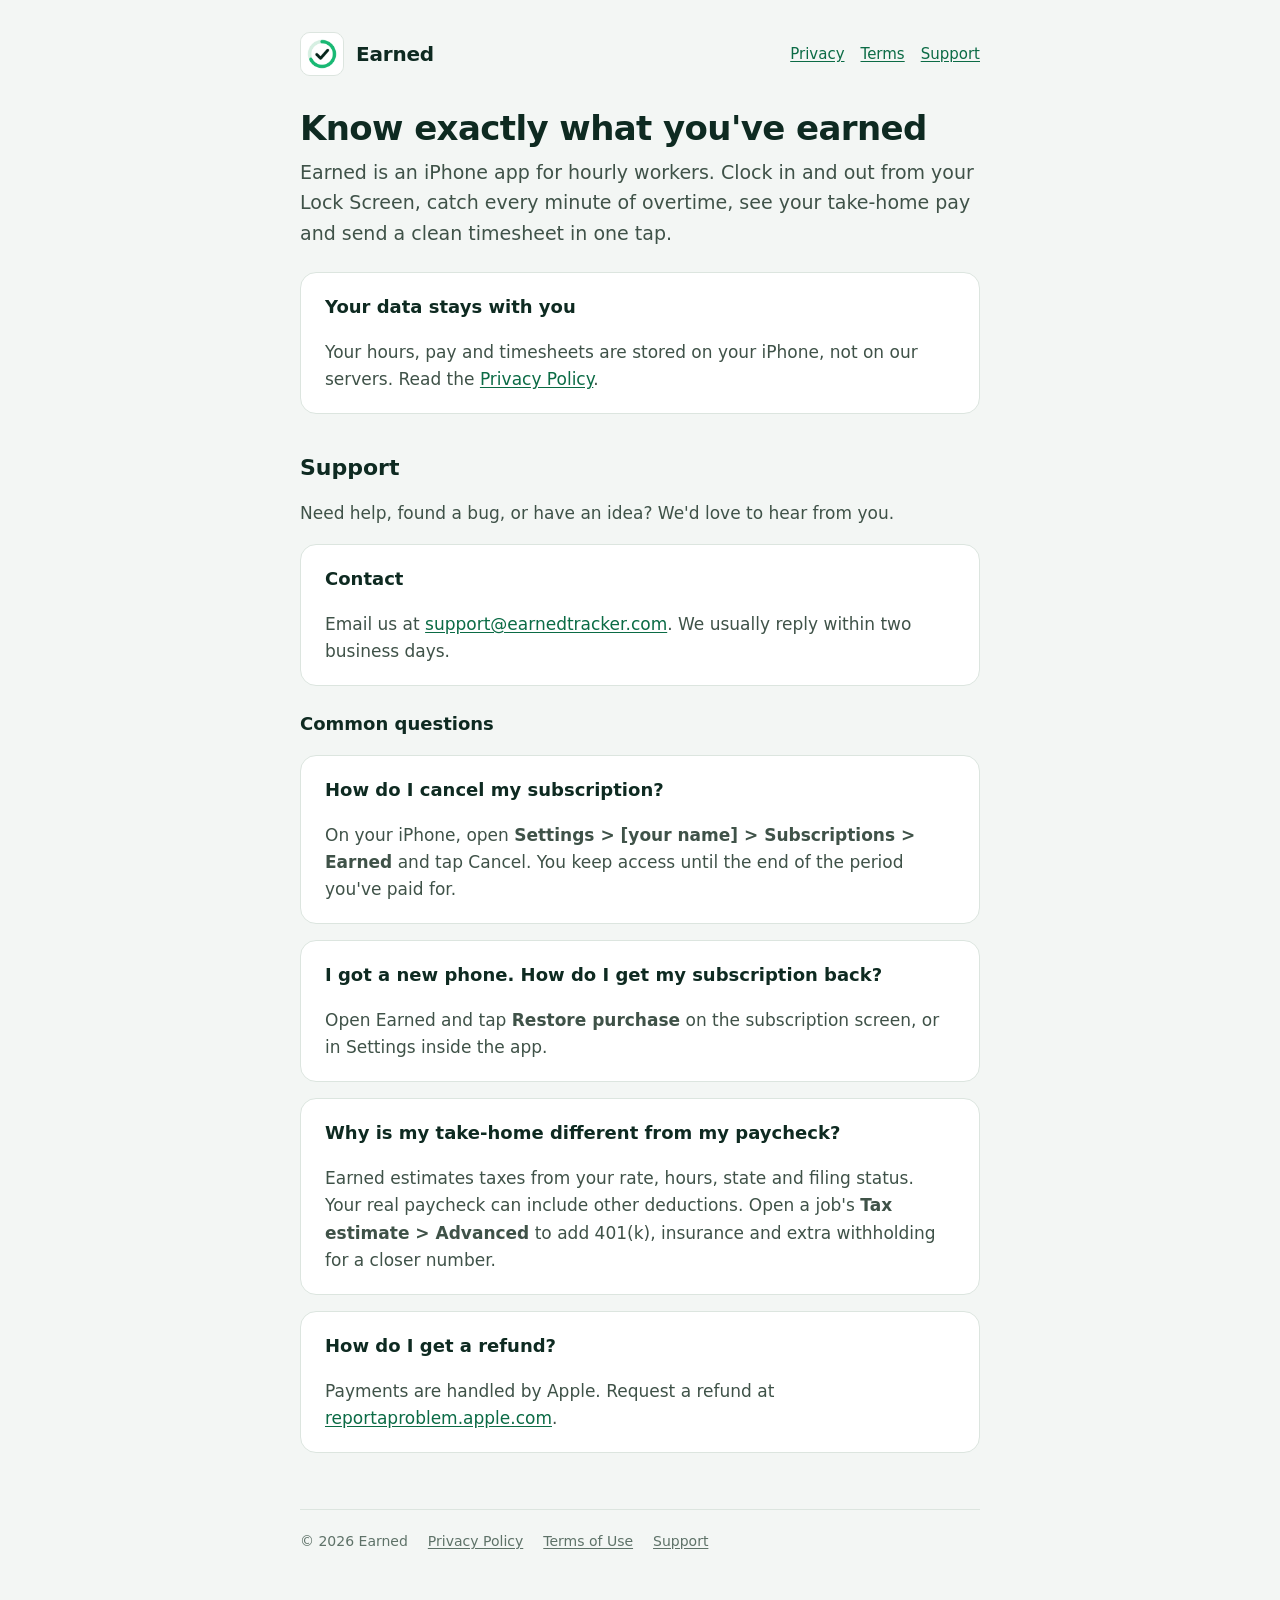
<file: index.html>
<!doctype html>
<html lang="en">
<head>
<meta charset="utf-8">
<meta name="viewport" content="width=device-width, initial-scale=1">
<title>Earned: Hours &amp; Pay Tracker</title>
<meta name="description" content="Track your hours, catch every minute of overtime and see your real take-home pay. An iPhone app for hourly workers.">
<link rel="icon" href="icon.png">
<link rel="stylesheet" href="style.css">
</head>
<body>
<div class="wrap">
<header class="site">
  <a class="brand" href="./"><img src="icon.png" alt=""><span class="name">Earned</span></a>
  <nav><a href="privacy/">Privacy</a><a href="terms/">Terms</a><a href="#support">Support</a></nav>
</header>

<main>
<h1>Know exactly what you've earned</h1>
<p class="lede">Earned is an iPhone app for hourly workers. Clock in and out from your Lock Screen, catch every minute of overtime, see your take-home pay and send a clean timesheet in one tap.</p>

<div class="card">
  <h3>Your data stays with you</h3>
  <p>Your hours, pay and timesheets are stored on your iPhone, not on our servers. Read the <a href="privacy/">Privacy Policy</a>.</p>
</div>

<h2 id="support">Support</h2>
<p>Need help, found a bug, or have an idea? We'd love to hear from you.</p>
<div class="card">
  <h3>Contact</h3>
  <p id="support-email">Email us at <a href="mailto:support@earnedtracker.com">support@earnedtracker.com</a>. We usually reply within two business days.</p>
</div>

<h3>Common questions</h3>
<div class="card">
  <h3>How do I cancel my subscription?</h3>
  <p>On your iPhone, open <strong>Settings &gt; [your name] &gt; Subscriptions &gt; Earned</strong> and tap Cancel. You keep access until the end of the period you've paid for.</p>
</div>
<div class="card">
  <h3>I got a new phone. How do I get my subscription back?</h3>
  <p>Open Earned and tap <strong>Restore purchase</strong> on the subscription screen, or in Settings inside the app.</p>
</div>
<div class="card">
  <h3>Why is my take-home different from my paycheck?</h3>
  <p>Earned estimates taxes from your rate, hours, state and filing status. Your real paycheck can include other deductions. Open a job's <strong>Tax estimate &gt; Advanced</strong> to add 401(k), insurance and extra withholding for a closer number.</p>
</div>
<div class="card">
  <h3>How do I get a refund?</h3>
  <p>Payments are handled by Apple. Request a refund at <a href="https://reportaproblem.apple.com">reportaproblem.apple.com</a>.</p>
</div>
</main>

<footer class="site">
  <span>© 2026 Earned</span>
  <a href="privacy/">Privacy Policy</a>
  <a href="terms/">Terms of Use</a>
  <a href="#support">Support</a>
</footer>
</div>
</body>
</html>
</file>
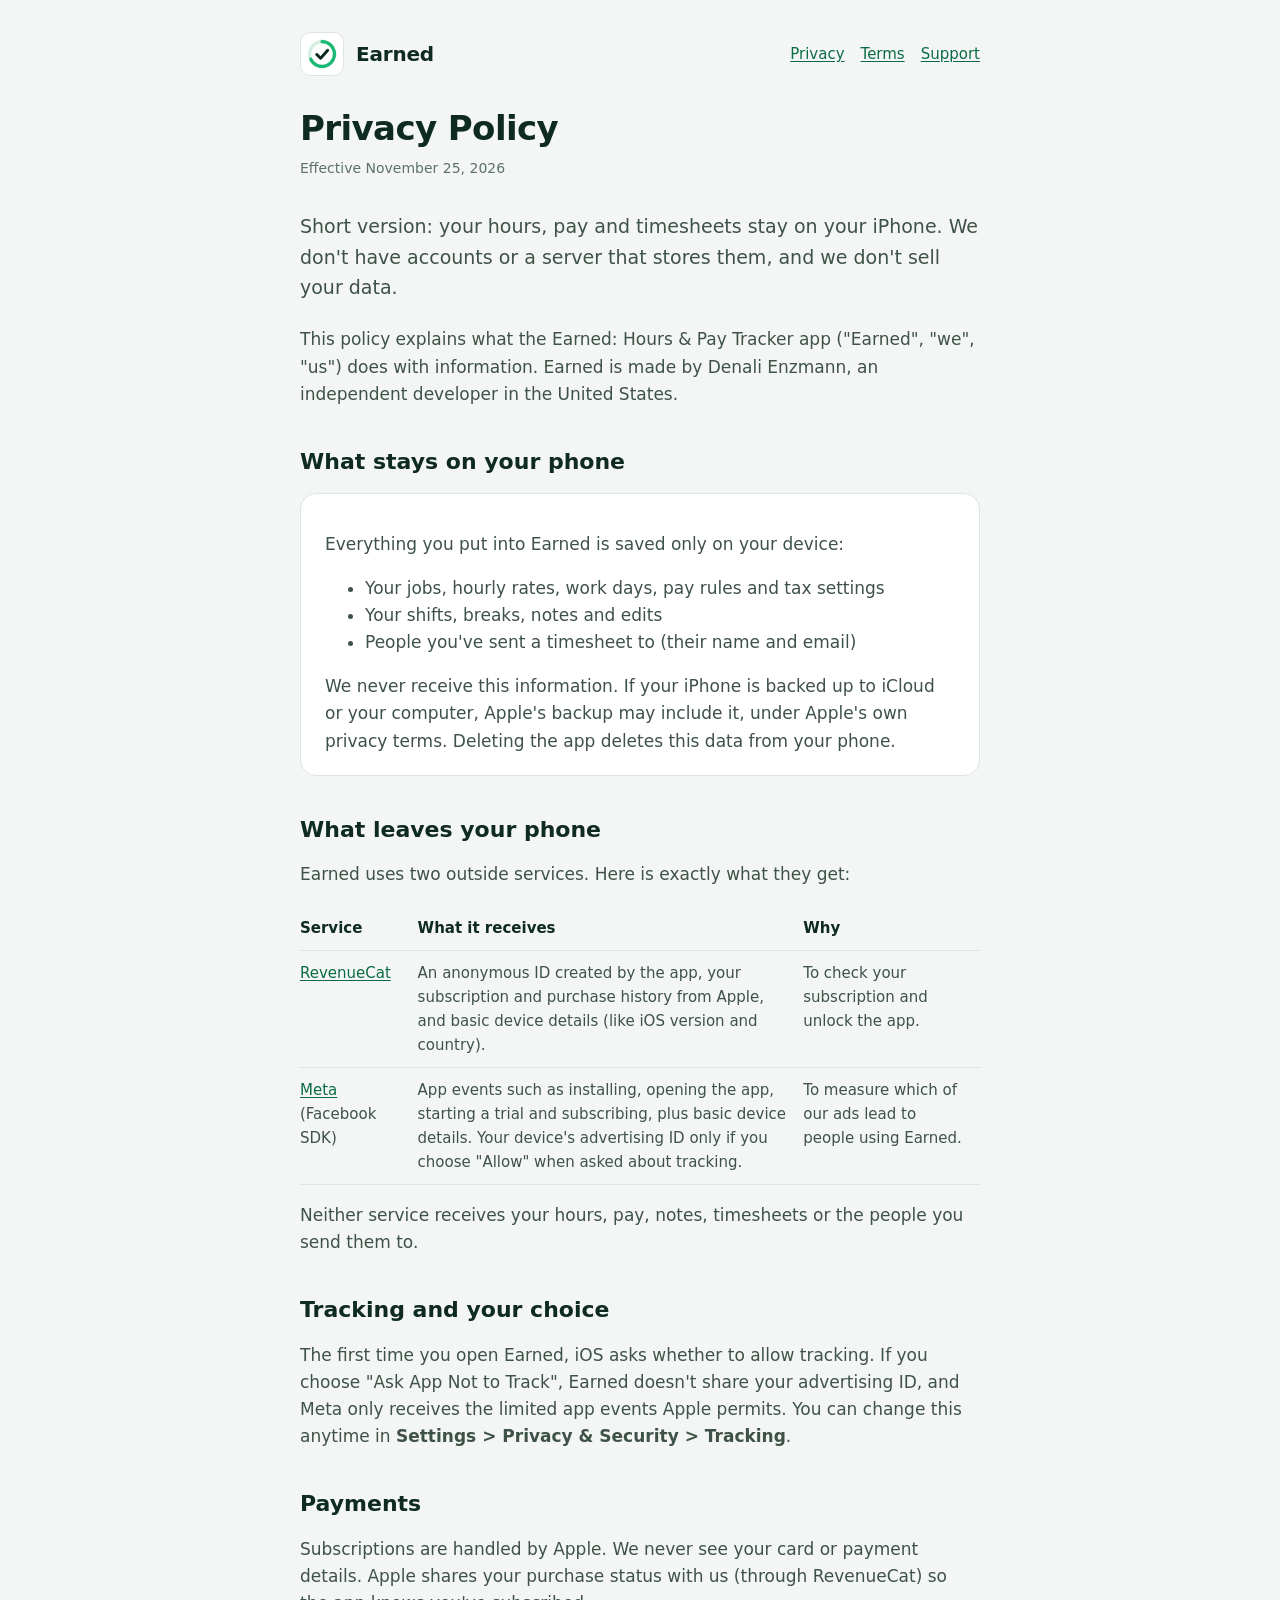
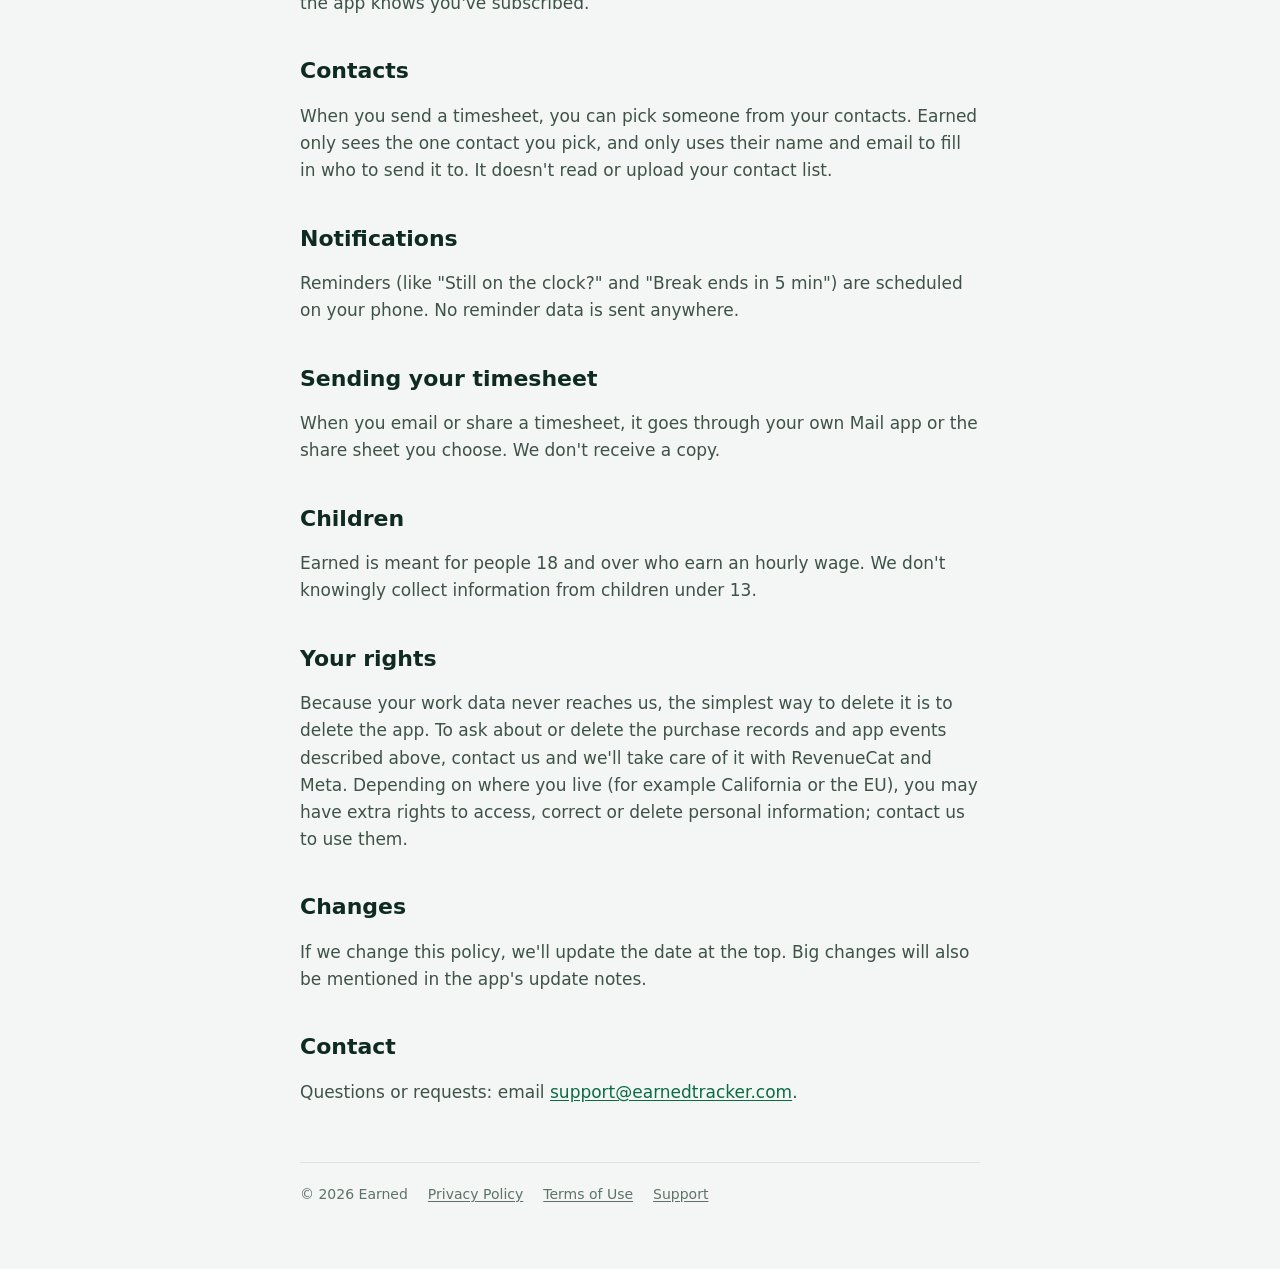
<file: privacy/index.html>
<!doctype html>
<html lang="en">
<head>
<meta charset="utf-8">
<meta name="viewport" content="width=device-width, initial-scale=1">
<title>Privacy Policy · Earned</title>
<meta name="description" content="How Earned: Hours &amp; Pay Tracker handles your data. Your hours and pay stay on your iPhone.">
<link rel="icon" href="../icon.png">
<link rel="stylesheet" href="../style.css">
</head>
<body>
<div class="wrap">
<header class="site">
  <a class="brand" href="../"><img src="../icon.png" alt=""><span class="name">Earned</span></a>
  <nav><a href="../privacy/">Privacy</a><a href="../terms/">Terms</a><a href="../#support">Support</a></nav>
</header>

<main>
<h1>Privacy Policy</h1>
<p class="meta">Effective November 25, 2026</p>

<p class="lede">Short version: your hours, pay and timesheets stay on your iPhone. We don't have accounts or a server that stores them, and we don't sell your data.</p>

<p>This policy explains what the Earned: Hours &amp; Pay Tracker app ("Earned", "we", "us") does with information. Earned is made by Denali Enzmann, an independent developer in the United States.</p>

<h2>What stays on your phone</h2>
<div class="card">
  <p>Everything you put into Earned is saved only on your device:</p>
  <ul>
    <li>Your jobs, hourly rates, work days, pay rules and tax settings</li>
    <li>Your shifts, breaks, notes and edits</li>
    <li>People you've sent a timesheet to (their name and email)</li>
  </ul>
  <p>We never receive this information. If your iPhone is backed up to iCloud or your computer, Apple's backup may include it, under Apple's own privacy terms. Deleting the app deletes this data from your phone.</p>
</div>

<h2>What leaves your phone</h2>
<p>Earned uses two outside services. Here is exactly what they get:</p>
<div class="table-scroll">
<table>
  <thead><tr><th>Service</th><th>What it receives</th><th>Why</th></tr></thead>
  <tbody>
    <tr>
      <td><a href="https://www.revenuecat.com/privacy">RevenueCat</a></td>
      <td>An anonymous ID created by the app, your subscription and purchase history from Apple, and basic device details (like iOS version and country).</td>
      <td>To check your subscription and unlock the app.</td>
    </tr>
    <tr>
      <td><a href="https://www.facebook.com/privacy/policy/">Meta</a> (Facebook SDK)</td>
      <td>App events such as installing, opening the app, starting a trial and subscribing, plus basic device details. Your device's advertising ID only if you choose "Allow" when asked about tracking.</td>
      <td>To measure which of our ads lead to people using Earned.</td>
    </tr>
  </tbody>
</table>
</div>
<p>Neither service receives your hours, pay, notes, timesheets or the people you send them to.</p>

<h2>Tracking and your choice</h2>
<p>The first time you open Earned, iOS asks whether to allow tracking. If you choose "Ask App Not to Track", Earned doesn't share your advertising ID, and Meta only receives the limited app events Apple permits. You can change this anytime in <strong>Settings &gt; Privacy &amp; Security &gt; Tracking</strong>.</p>

<h2>Payments</h2>
<p>Subscriptions are handled by Apple. We never see your card or payment details. Apple shares your purchase status with us (through RevenueCat) so the app knows you've subscribed.</p>

<h2>Contacts</h2>
<p>When you send a timesheet, you can pick someone from your contacts. Earned only sees the one contact you pick, and only uses their name and email to fill in who to send it to. It doesn't read or upload your contact list.</p>

<h2>Notifications</h2>
<p>Reminders (like "Still on the clock?" and "Break ends in 5 min") are scheduled on your phone. No reminder data is sent anywhere.</p>

<h2>Sending your timesheet</h2>
<p>When you email or share a timesheet, it goes through your own Mail app or the share sheet you choose. We don't receive a copy.</p>

<h2>Children</h2>
<p>Earned is meant for people 18 and over who earn an hourly wage. We don't knowingly collect information from children under 13.</p>

<h2>Your rights</h2>
<p>Because your work data never reaches us, the simplest way to delete it is to delete the app. To ask about or delete the purchase records and app events described above, contact us and we'll take care of it with RevenueCat and Meta. Depending on where you live (for example California or the EU), you may have extra rights to access, correct or delete personal information; contact us to use them.</p>

<h2>Changes</h2>
<p>If we change this policy, we'll update the date at the top. Big changes will also be mentioned in the app's update notes.</p>

<h2>Contact</h2>
<p>Questions or requests: email <a href="mailto:support@earnedtracker.com">support@earnedtracker.com</a>.</p>
</main>

<footer class="site">
  <span>© 2026 Earned</span>
  <a href="../privacy/">Privacy Policy</a>
  <a href="../terms/">Terms of Use</a>
  <a href="../#support">Support</a>
</footer>
</div>
</body>
</html>
</file>
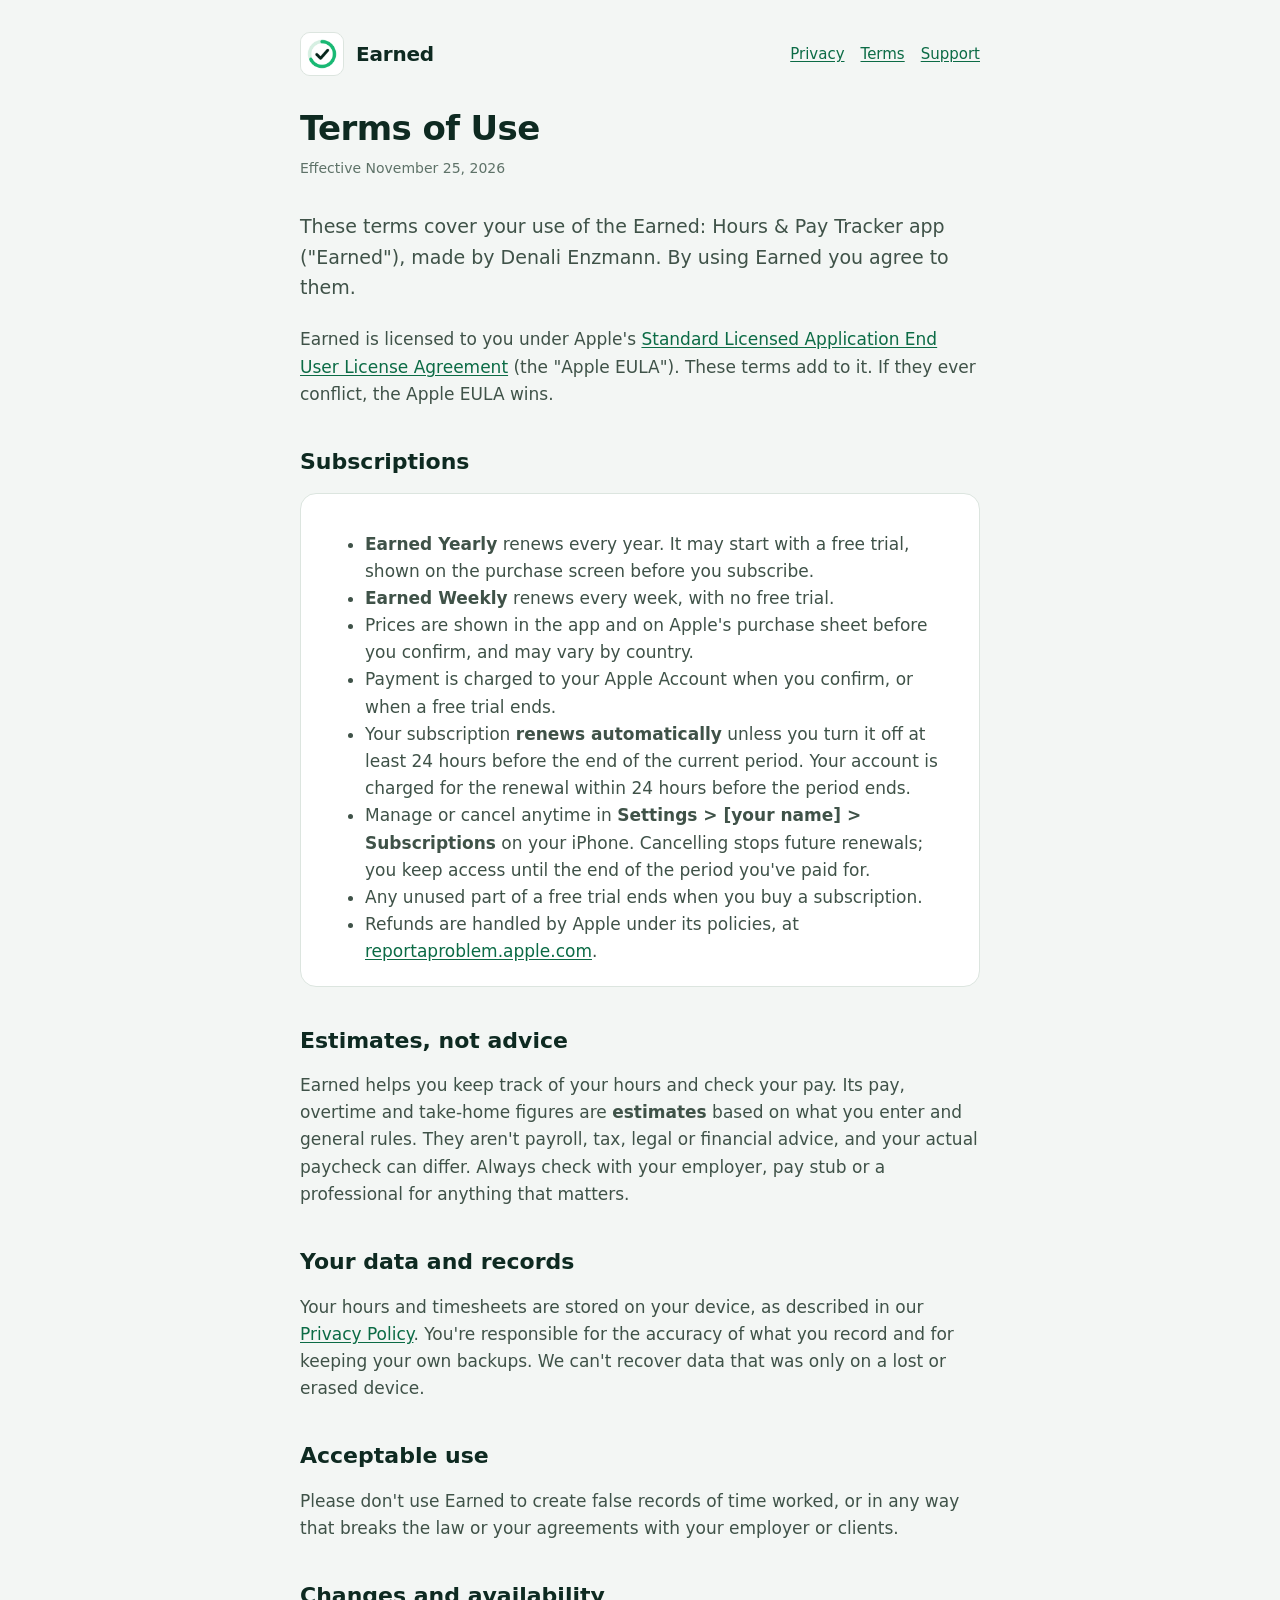
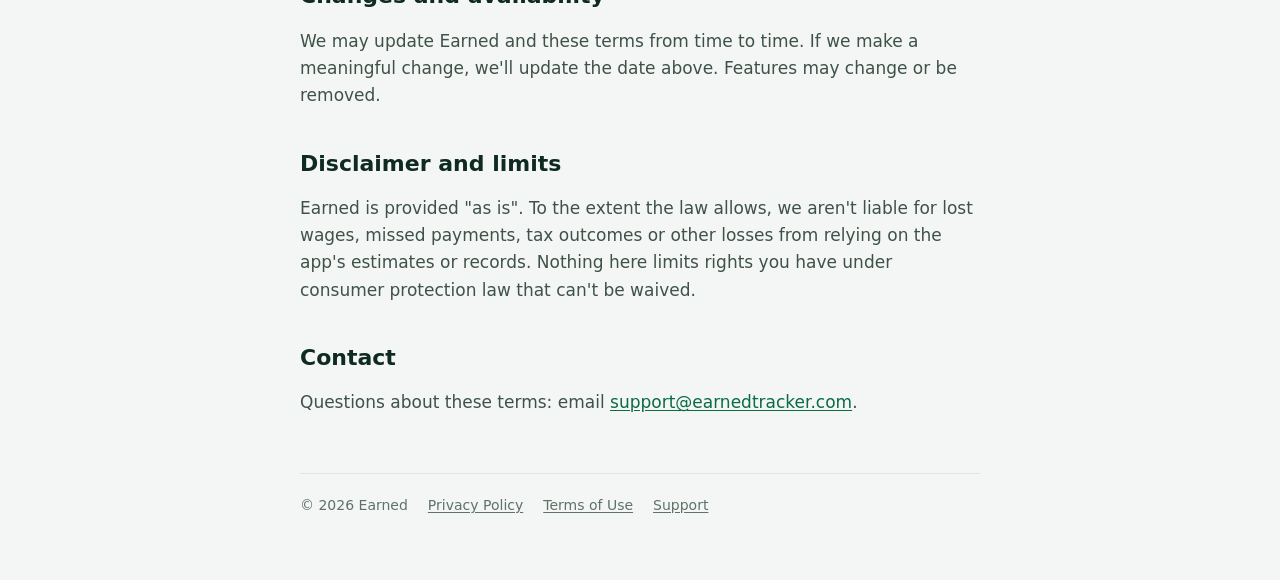
<file: terms/index.html>
<!doctype html>
<html lang="en">
<head>
<meta charset="utf-8">
<meta name="viewport" content="width=device-width, initial-scale=1">
<title>Terms of Use · Earned</title>
<meta name="description" content="Terms of Use for Earned: Hours &amp; Pay Tracker, including subscription terms.">
<link rel="icon" href="../icon.png">
<link rel="stylesheet" href="../style.css">
</head>
<body>
<div class="wrap">
<header class="site">
  <a class="brand" href="../"><img src="../icon.png" alt=""><span class="name">Earned</span></a>
  <nav><a href="../privacy/">Privacy</a><a href="../terms/">Terms</a><a href="../#support">Support</a></nav>
</header>

<main>
<h1>Terms of Use</h1>
<p class="meta">Effective November 25, 2026</p>

<p class="lede">These terms cover your use of the Earned: Hours &amp; Pay Tracker app ("Earned"), made by Denali Enzmann. By using Earned you agree to them.</p>

<p>Earned is licensed to you under Apple's <a href="https://www.apple.com/legal/internet-services/itunes/dev/stdeula/">Standard Licensed Application End User License Agreement</a> (the "Apple EULA"). These terms add to it. If they ever conflict, the Apple EULA wins.</p>

<h2>Subscriptions</h2>
<div class="card">
  <ul>
    <li><strong>Earned Yearly</strong> renews every year. It may start with a free trial, shown on the purchase screen before you subscribe.</li>
    <li><strong>Earned Weekly</strong> renews every week, with no free trial.</li>
    <li>Prices are shown in the app and on Apple's purchase sheet before you confirm, and may vary by country.</li>
    <li>Payment is charged to your Apple Account when you confirm, or when a free trial ends.</li>
    <li>Your subscription <strong>renews automatically</strong> unless you turn it off at least 24 hours before the end of the current period. Your account is charged for the renewal within 24 hours before the period ends.</li>
    <li>Manage or cancel anytime in <strong>Settings &gt; [your name] &gt; Subscriptions</strong> on your iPhone. Cancelling stops future renewals; you keep access until the end of the period you've paid for.</li>
    <li>Any unused part of a free trial ends when you buy a subscription.</li>
    <li>Refunds are handled by Apple under its policies, at <a href="https://reportaproblem.apple.com">reportaproblem.apple.com</a>.</li>
  </ul>
</div>

<h2>Estimates, not advice</h2>
<p>Earned helps you keep track of your hours and check your pay. Its pay, overtime and take-home figures are <strong>estimates</strong> based on what you enter and general rules. They aren't payroll, tax, legal or financial advice, and your actual paycheck can differ. Always check with your employer, pay stub or a professional for anything that matters.</p>

<h2>Your data and records</h2>
<p>Your hours and timesheets are stored on your device, as described in our <a href="../privacy/">Privacy Policy</a>. You're responsible for the accuracy of what you record and for keeping your own backups. We can't recover data that was only on a lost or erased device.</p>

<h2>Acceptable use</h2>
<p>Please don't use Earned to create false records of time worked, or in any way that breaks the law or your agreements with your employer or clients.</p>

<h2>Changes and availability</h2>
<p>We may update Earned and these terms from time to time. If we make a meaningful change, we'll update the date above. Features may change or be removed.</p>

<h2>Disclaimer and limits</h2>
<p>Earned is provided "as is". To the extent the law allows, we aren't liable for lost wages, missed payments, tax outcomes or other losses from relying on the app's estimates or records. Nothing here limits rights you have under consumer protection law that can't be waived.</p>

<h2>Contact</h2>
<p>Questions about these terms: email <a href="mailto:support@earnedtracker.com">support@earnedtracker.com</a>.</p>
</main>

<footer class="site">
  <span>© 2026 Earned</span>
  <a href="../privacy/">Privacy Policy</a>
  <a href="../terms/">Terms of Use</a>
  <a href="../#support">Support</a>
</footer>
</div>
</body>
</html>
</file>
<file: style.css>
/* Earned — Paper & Mint, matching the app. */
:root {
  --canvas: #F3F6F4;
  --surface: #FFFFFF;
  --ink: #0E2A21;
  --ink2: #3F5248;
  --ink3: #5E7268;
  --line: #DCE5DF;
  --accent: #0B6B45;
  --mint: #1FB873;
}
@media (prefers-color-scheme: dark) {
  :root {
    --canvas: #0B1310;
    --surface: #141F1A;
    --ink: #ECF3EF;
    --ink2: #B9C8C0;
    --ink3: #93A69C;
    --line: #24332C;
    --accent: #2FD68A;
  }
}
* { box-sizing: border-box; }
html { -webkit-text-size-adjust: 100%; }
body {
  margin: 0;
  background: var(--canvas);
  color: var(--ink);
  font: 17px/1.6 -apple-system, BlinkMacSystemFont, "Inter", "Segoe UI", system-ui, sans-serif;
}
a { color: var(--accent); text-underline-offset: 2px; }
a:hover { text-decoration-thickness: 2px; }
.wrap { max-width: 720px; margin: 0 auto; padding: 24px 20px 64px; }
header.site { display: flex; align-items: center; gap: 12px; padding: 8px 0 32px; }
header.site a.brand { display: flex; align-items: center; gap: 12px; color: var(--ink); text-decoration: none; }
header.site img { width: 44px; height: 44px; border-radius: 10px; border: 1px solid var(--line); }
header.site .name { font-weight: 700; font-size: 20px; letter-spacing: -0.2px; }
header.site nav { margin-left: auto; display: flex; gap: 16px; font-size: 15px; }
h1 { font-size: 34px; line-height: 1.2; letter-spacing: -0.6px; margin: 0 0 8px; }
h2 { font-size: 22px; line-height: 1.3; margin: 40px 0 8px; }
h3 { font-size: 18px; margin: 24px 0 4px; }
p, li { color: var(--ink2); }
.lede { font-size: 19px; color: var(--ink2); margin: 0 0 24px; }
.meta { font-size: 14px; color: var(--ink3); margin: 0 0 32px; }
.card {
  background: var(--surface);
  border: 1px solid var(--line);
  border-radius: 16px;
  padding: 20px 24px;
  margin: 16px 0;
}
.card h3:first-child { margin-top: 0; }
.card p:last-child, .card ul:last-child { margin-bottom: 0; }
table { width: 100%; border-collapse: collapse; font-size: 15px; }
th, td { text-align: left; vertical-align: top; padding: 10px 12px 10px 0; border-bottom: 1px solid var(--line); }
th { color: var(--ink); font-weight: 600; }
td { color: var(--ink2); }
.table-scroll { overflow-x: auto; }
footer.site { margin-top: 56px; padding-top: 20px; border-top: 1px solid var(--line); font-size: 14px; color: var(--ink3); display: flex; flex-wrap: wrap; gap: 8px 20px; }
footer.site a { color: var(--ink3); }
@media (max-width: 480px) {
  h1 { font-size: 28px; }
  header.site nav { gap: 12px; }
}
</file>
